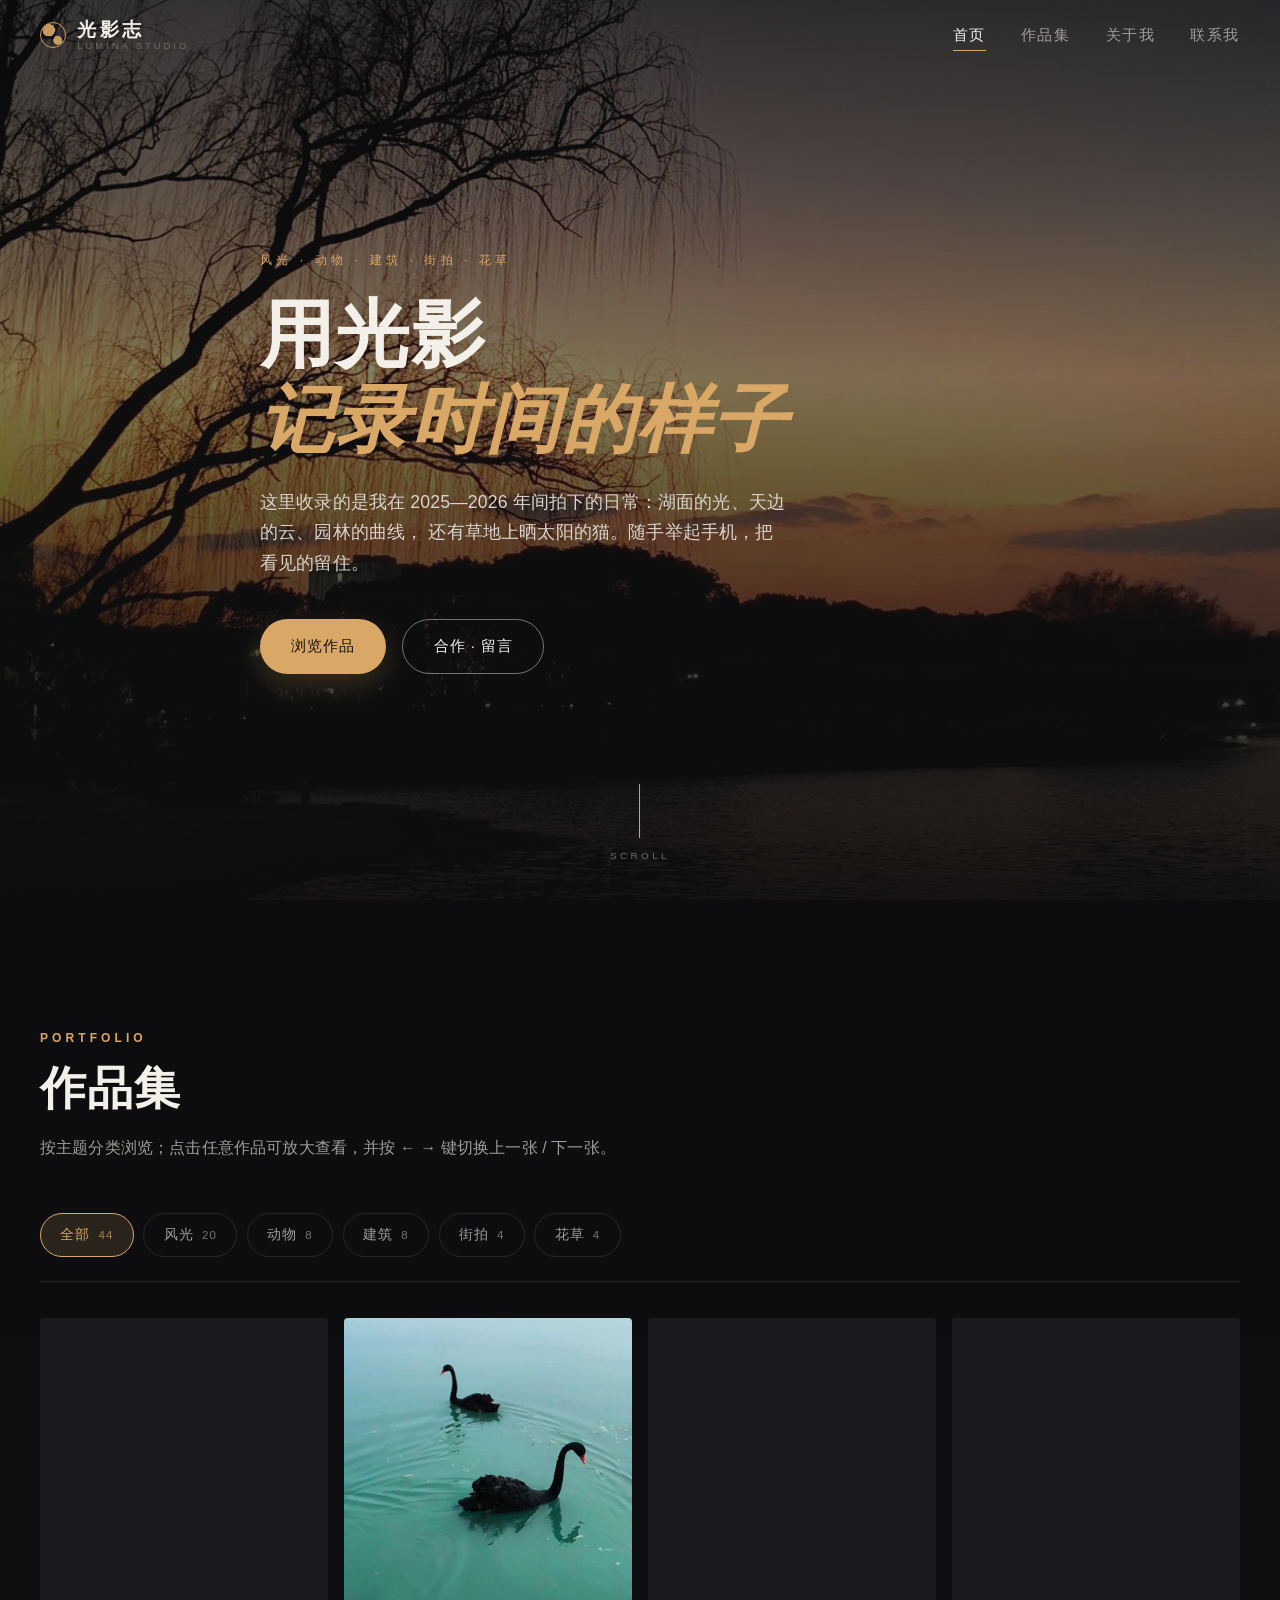
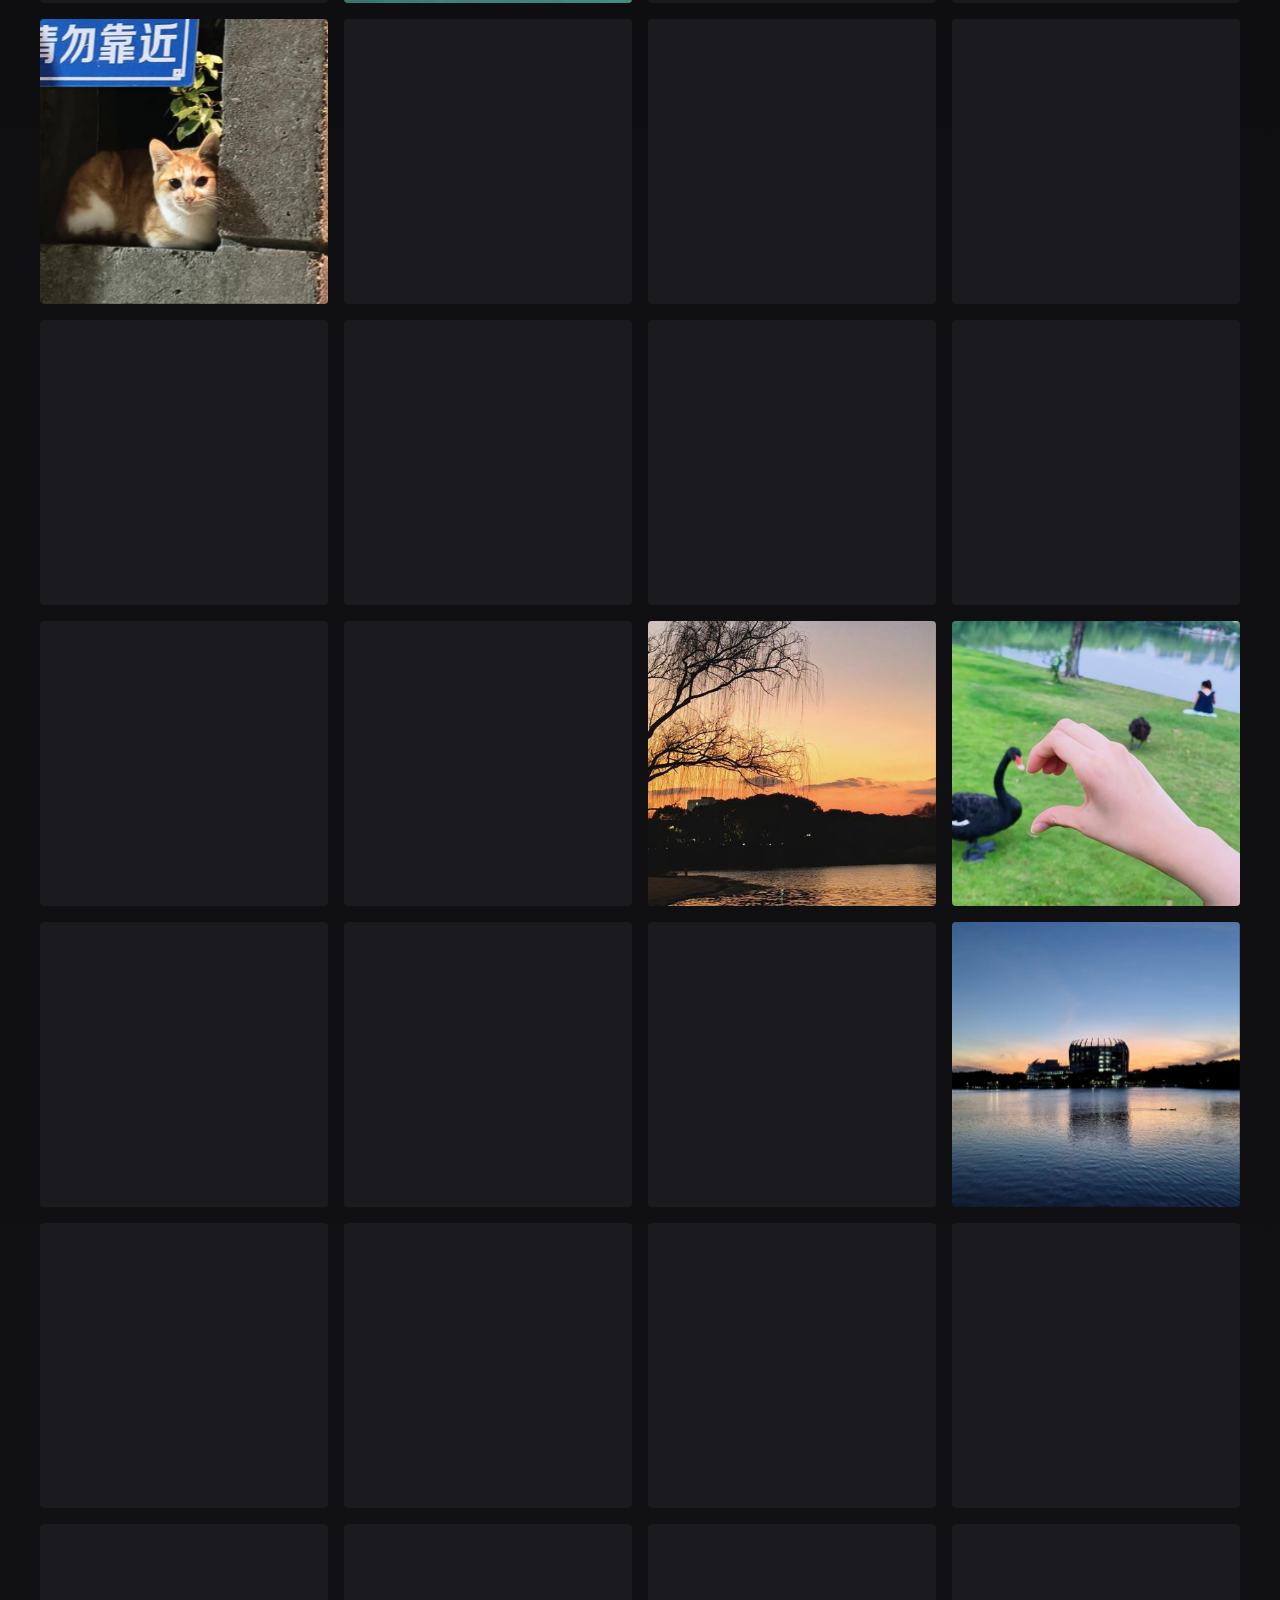
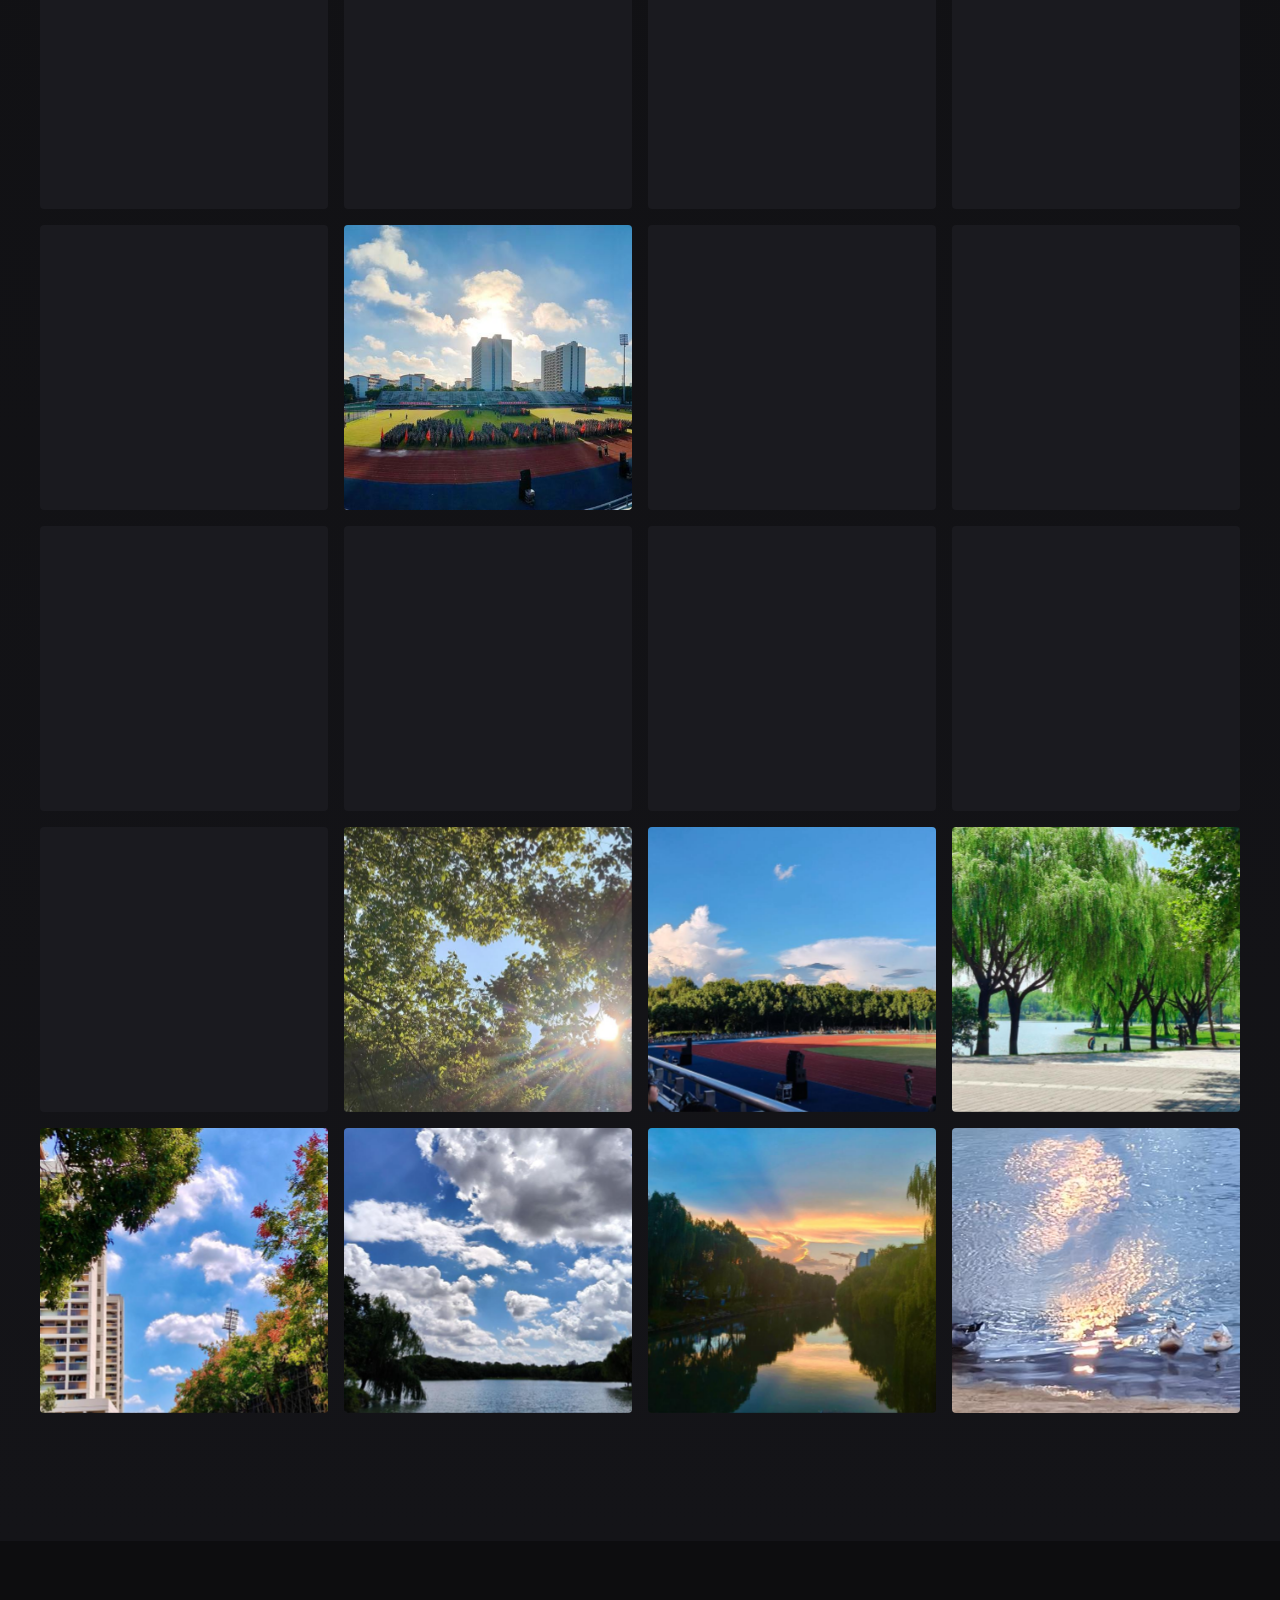
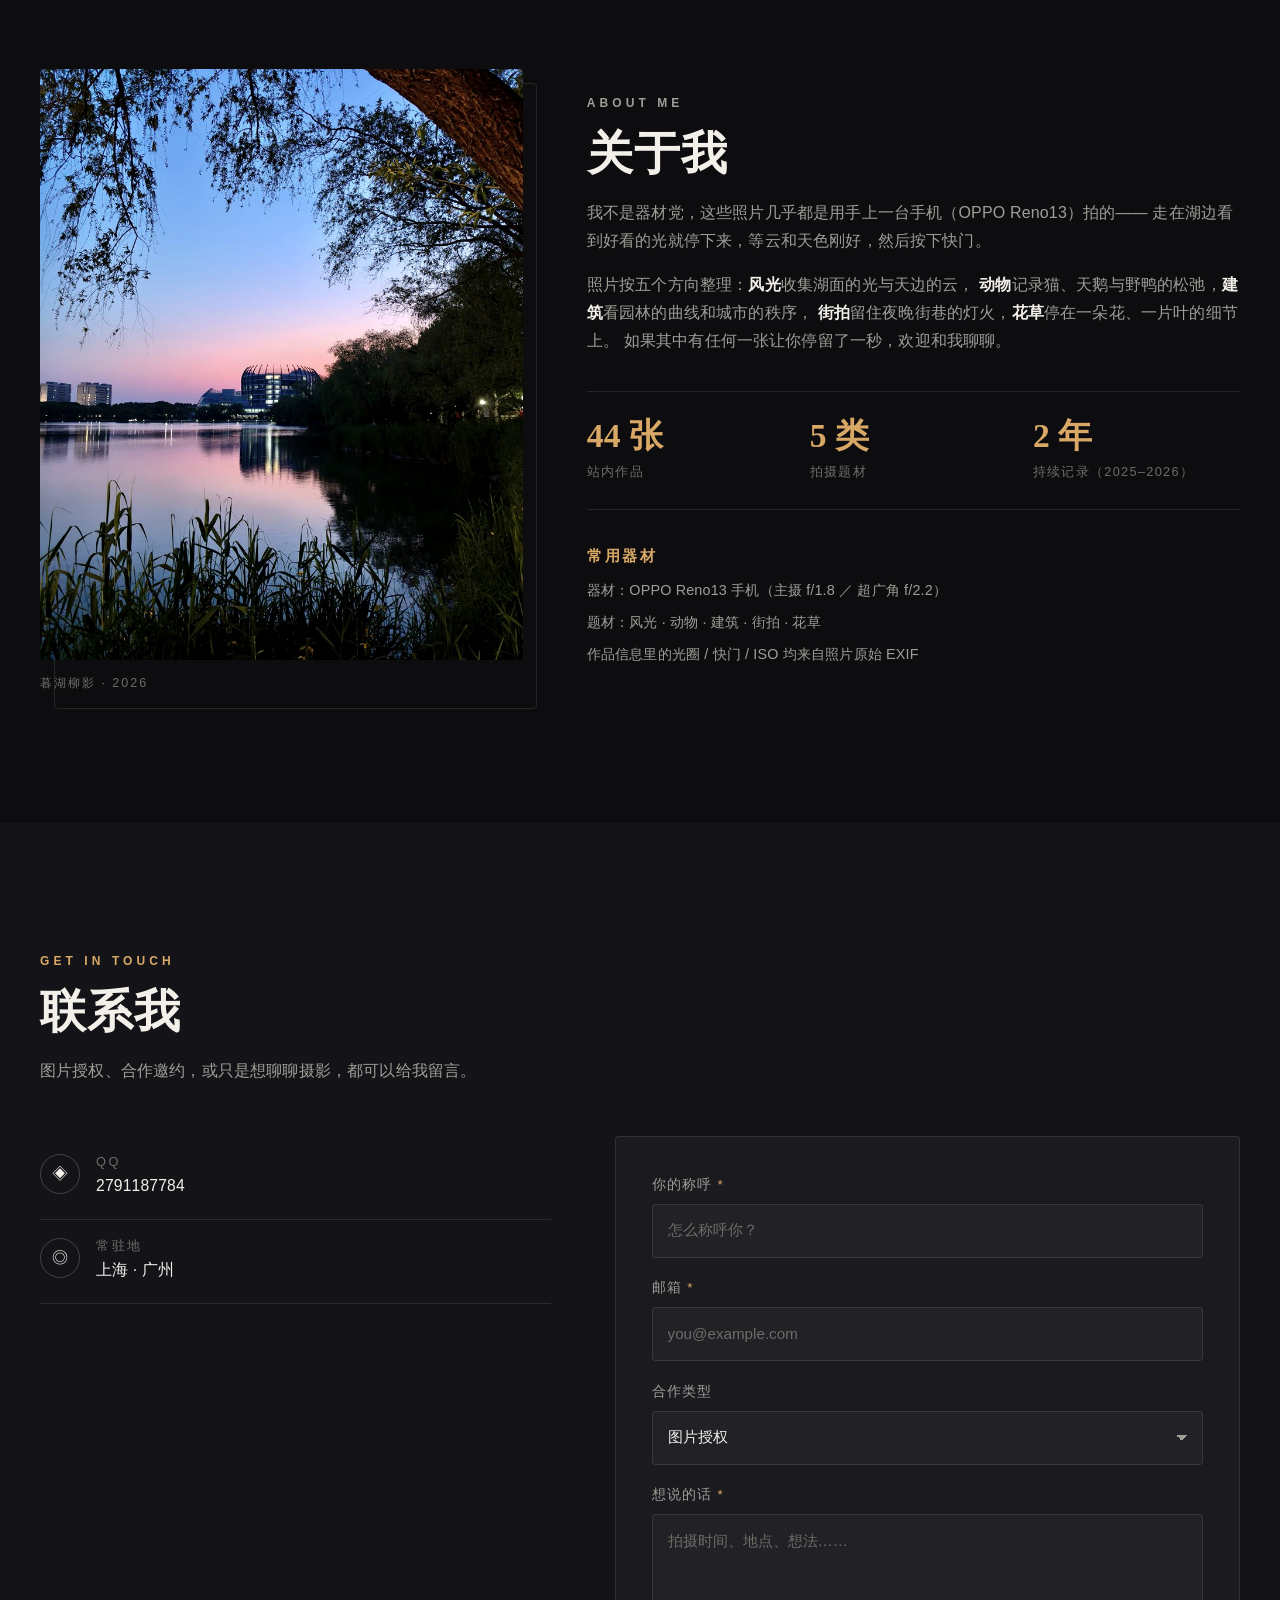
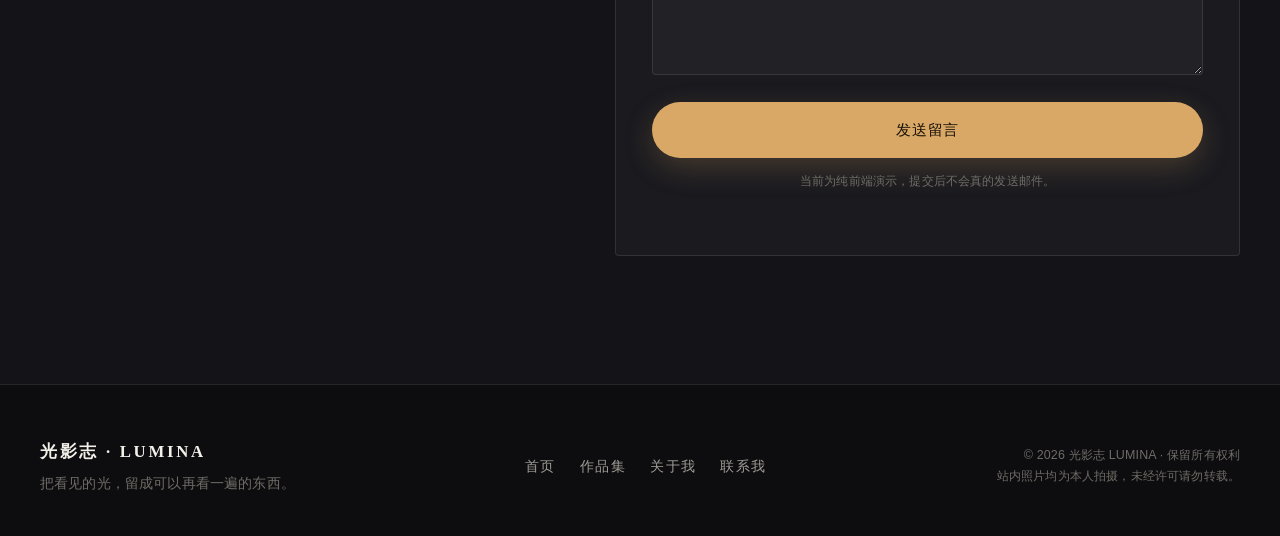
<file: index.html>
<!DOCTYPE html>
<html lang="zh-CN">
<head>
  <meta charset="UTF-8" />
  <meta name="viewport" content="width=device-width, initial-scale=1.0" />
  <meta name="description" content="光影志 LUMINA —— 摄影作品集个人网站，收录风光、动物、建筑、街拍与花草摄影作品。" />
  <meta name="author" content="光影志" />
  <title>光影志 LUMINA | 摄影作品集</title>
  <link rel="icon" href="data:image/svg+xml,<svg xmlns='http://www.w3.org/2000/svg' viewBox='0 0 100 100'><text y='.9em' font-size='90'>📷</text></svg>" />
  <link rel="stylesheet" href="css/style.css?v=20260918-2a1b246054" />
</head>
<body>

  <!-- ========== 顶部导航 ========== -->
  <header class="site-header" id="siteHeader">
    <div class="container header-inner">
      <a class="brand" href="#home">
        <span class="brand-mark" aria-hidden="true"></span>
        <span class="brand-text">
          <strong>光影志</strong>
          <em>LUMINA&nbsp;STUDIO</em>
        </span>
      </a>

      <button class="nav-toggle" id="navToggle" aria-expanded="false" aria-controls="mainNav" aria-label="打开导航菜单">
        <span></span><span></span><span></span>
      </button>

      <nav class="main-nav" id="mainNav" aria-label="主导航">
        <ul>
          <li><a href="#home" class="is-active">首页</a></li>
          <li><a href="#works">作品集</a></li>
          <li><a href="#about">关于我</a></li>
          <li><a href="#contact">联系我</a></li>
        </ul>
      </nav>
    </div>
  </header>

  <main>
    <!-- ========== 首屏 ========== -->
    <section class="hero" id="home">
      <div class="hero-media">
        <img src="images/hero.jpg" alt="首屏大图：湖上落日与孤树" id="heroImage" />
        <span class="hero-scrim"></span>
      </div>

      <div class="container hero-content">
        <p class="hero-eyebrow">风光 · 动物 · 建筑 · 街拍 · 花草</p>
        <h1 class="hero-title">用光影<br /><span>记录时间的样子</span></h1>
        <p class="hero-sub">
          这里收录的是我在 2025—2026 年间拍下的日常：湖面的光、天边的云、园林的曲线，
          还有草地上晒太阳的猫。随手举起手机，把看见的留住。
        </p>
        <div class="hero-actions">
          <a class="btn btn-primary" href="#works">浏览作品</a>
          <a class="btn btn-ghost" href="#contact">合作 · 留言</a>
        </div>
      </div>

      <a class="hero-scroll" href="#works" aria-label="向下浏览作品">
        <span class="hero-scroll-line"></span>
        <span class="hero-scroll-text">SCROLL</span>
      </a>
    </section>

    <!-- ========== 作品集 ========== -->
    <section class="section works" id="works">
      <div class="container">
        <header class="section-head reveal">
          <p class="section-eyebrow">PORTFOLIO</p>
          <h2 class="section-title">作品集</h2>
          <p class="section-desc">按主题分类浏览；点击任意作品可放大查看，并按 ← → 键切换上一张 / 下一张。</p>
        </header>

        <div class="filters reveal" id="filters" role="group" aria-label="作品分类筛选">
          <button class="filter-btn is-active" data-filter="all" type="button">全部 <span class="filter-count" data-count="all">0</span></button>
          <button class="filter-btn" data-filter="landscape" type="button">风光 <span class="filter-count" data-count="landscape">0</span></button>
          <button class="filter-btn" data-filter="animal" type="button">动物 <span class="filter-count" data-count="animal">0</span></button>
          <button class="filter-btn" data-filter="architecture" type="button">建筑 <span class="filter-count" data-count="architecture">0</span></button>
          <button class="filter-btn" data-filter="street" type="button">街拍 <span class="filter-count" data-count="street">0</span></button>
          <button class="filter-btn" data-filter="plant" type="button">花草 <span class="filter-count" data-count="plant">0</span></button>
        </div>

        <div class="gallery-grid" id="galleryGrid" aria-live="polite"></div>
        <p class="gallery-empty" id="galleryEmpty" hidden>该分类下暂时还没有作品。</p>

        <noscript>
          <p class="gallery-noscript">
            作品集需要开启 JavaScript 才能加载，你也可以直接打开 <code>images/</code> 目录查看图片文件。
          </p>
        </noscript>
      </div>
    </section>

    <!-- ========== 关于我 ========== -->
    <section class="section about" id="about">
      <div class="container about-inner">
        <figure class="about-photo reveal">
          <img src="images/about.jpg" alt="暮湖柳影：夕阳下的湖面与垂柳" loading="lazy" />
          <figcaption>暮湖柳影 · 2026</figcaption>
        </figure>

        <div class="about-text">
          <p class="section-eyebrow reveal">ABOUT ME</p>
          <h2 class="section-title reveal">关于我</h2>
          <p class="reveal">
            我不是器材党，这些照片几乎都是用手上一台手机（OPPO Reno13）拍的——
            走在湖边看到好看的光就停下来，等云和天色刚好，然后按下快门。
          </p>
          <p class="reveal">
            照片按五个方向整理：<strong>风光</strong>收集湖面的光与天边的云，
            <strong>动物</strong>记录猫、天鹅与野鸭的松弛，<strong>建筑</strong>看园林的曲线和城市的秩序，
            <strong>街拍</strong>留住夜晚街巷的灯火，<strong>花草</strong>停在一朵花、一片叶的细节上。
            如果其中有任何一张让你停留了一秒，欢迎和我聊聊。
          </p>

          <ul class="about-stats reveal">
            <li><strong data-count-to="44" data-suffix=" 张">0</strong><span>站内作品</span></li>
            <li><strong data-count-to="5" data-suffix=" 类">0</strong><span>拍摄题材</span></li>
            <li><strong data-count-to="2" data-suffix=" 年">0</strong><span>持续记录（2025–2026）</span></li>
          </ul>

          <div class="about-gear reveal">
            <h3>常用器材</h3>
            <ul>
              <li>器材：OPPO Reno13 手机（主摄 f/1.8 ／ 超广角 f/2.2）</li>
              <li>题材：风光 · 动物 · 建筑 · 街拍 · 花草</li>
              <li>作品信息里的光圈 / 快门 / ISO 均来自照片原始 EXIF</li>
            </ul>
          </div>
        </div>
      </div>
    </section>

    <!-- ========== 联系我 ========== -->
    <section class="section contact" id="contact">
      <div class="container">
        <header class="section-head reveal">
          <p class="section-eyebrow">GET IN TOUCH</p>
          <h2 class="section-title">联系我</h2>
          <p class="section-desc">图片授权、合作邀约，或只是想聊聊摄影，都可以给我留言。</p>
        </header>

        <div class="contact-inner">
          <ul class="contact-list reveal">
            <li>
              <span class="contact-icon" aria-hidden="true">◈</span>
              <div>
                <h3>QQ</h3>
                <span>2791187784</span>
              </div>
            </li>
            <li>
              <span class="contact-icon" aria-hidden="true">◎</span>
              <div>
                <h3>常驻地</h3>
                <span>上海 · 广州</span>
              </div>
            </li>
          </ul>

          <form class="contact-form reveal" id="contactForm" novalidate>
            <div class="field">
              <label for="cfName">你的称呼 <span aria-hidden="true">*</span></label>
              <input type="text" id="cfName" name="name" placeholder="怎么称呼你？" required />
            </div>
            <div class="field">
              <label for="cfEmail">邮箱 <span aria-hidden="true">*</span></label>
              <input type="email" id="cfEmail" name="email" placeholder="you@example.com" required />
            </div>
            <div class="field">
              <label for="cfType">合作类型</label>
              <select id="cfType" name="type">
                <option value="图片授权">图片授权</option>
                <option value="商业合作">商业合作</option>
                <option value="一起外拍">一起外拍</option>
                <option value="其他">其他</option>
              </select>
            </div>
            <div class="field">
              <label for="cfMessage">想说的话 <span aria-hidden="true">*</span></label>
              <textarea id="cfMessage" name="message" rows="5" placeholder="拍摄时间、地点、想法……" required></textarea>
            </div>

            <button class="btn btn-primary btn-block" type="submit">发送留言</button>
            <p class="form-hint">当前为纯前端演示，提交后不会真的发送邮件。</p>
            <p class="form-status" id="formStatus" role="status" aria-live="polite"></p>
          </form>
        </div>
      </div>
    </section>
  </main>

  <!-- ========== 页脚 ========== -->
  <footer class="site-footer">
    <div class="container footer-inner">
      <div class="footer-brand">
        <strong>光影志 · LUMINA</strong>
        <p>把看见的光，留成可以再看一遍的东西。</p>
      </div>

      <nav class="footer-nav" aria-label="页脚导航">
        <a href="#home">首页</a>
        <a href="#works">作品集</a>
        <a href="#about">关于我</a>
        <a href="#contact">联系我</a>
      </nav>

      <p class="footer-note">
        © <span id="year">2025</span> 光影志 LUMINA · 保留所有权利<br />
        站内照片均为本人拍摄，未经许可请勿转载。
      </p>
    </div>
  </footer>

  <!-- ========== 大图查看器 ========== -->
  <div class="lightbox" id="lightbox" role="dialog" aria-modal="true" aria-label="作品大图查看" hidden>
    <button class="lightbox-close" id="lightboxClose" type="button" aria-label="关闭（Esc）">✕</button>
    <a class="lightbox-download" id="lightboxDownload" href="#" download aria-label="下载这张照片（带水印原图）" title="下载带水印原图">
      <svg viewBox="0 0 24 24" aria-hidden="true" focusable="false">
        <path d="M12 3v11" />
        <path d="m7.8 9.8 4.2 4.2 4.2-4.2" />
        <path d="M4.5 19.5h15" />
      </svg>
    </a>
    <button class="lightbox-nav lightbox-prev" id="lightboxPrev" type="button" aria-label="上一张（←）">‹</button>
    <button class="lightbox-nav lightbox-next" id="lightboxNext" type="button" aria-label="下一张（→）">›</button>

    <figure class="lightbox-figure">
      <img alt="" id="lightboxImage" />
      <figcaption class="lightbox-caption">
        <h3 id="lightboxTitle"></h3>
        <p>
          <span class="lightbox-tag" id="lightboxCategory"></span>
          <span id="lightboxMeta"></span>
        </p>
      </figcaption>
    </figure>

    <p class="lightbox-counter" id="lightboxCounter"></p>
  </div>

  <button class="to-top" id="toTop" type="button" aria-label="回到顶部">↑</button>

  <script src="js/gallery-data.js?v=20260918-2a1b246054"></script>
  <script src="js/main.js?v=20260918-2a1b246054"></script>
</body>
</html>
</file>
<file: css/style.css>
/* =========================================================
   光影志 LUMINA · 摄影作品集
   css/style.css
   ---------------------------------------------------------
   目录
   01. 变量与基础重置
   02. 通用组件（容器 / 按钮 / 标题）
   03. 顶部导航
   04. 首屏 Hero
   05. 作品集（筛选 + 网格）
   06. 关于我
   07. 联系我（信息 + 表单）
   08. 页脚
   09. 大图查看器 Lightbox
   10. 回到顶部
   11. 滚动出现动画
   12. 响应式
   ========================================================= */

/* ---------- 01. 变量与基础重置 ---------- */
:root {
  --bg: #0d0d0f;
  --bg-soft: #141418;
  --bg-card: #1a1a1f;
  --line: rgba(255, 255, 255, 0.1);
  --line-strong: rgba(255, 255, 255, 0.2);

  --text: #f3f0ea;
  --text-muted: #a09d97;
  --text-dim: #6f6c67;

  --accent: #d9a866;
  --accent-soft: rgba(217, 168, 102, 0.14);

  --font-sans: "PingFang SC", "Microsoft YaHei", "Hiragino Sans GB", "Segoe UI", Roboto, "Helvetica Neue", Arial, sans-serif;
  --font-serif: "Songti SC", "Noto Serif SC", "Source Han Serif SC", Georgia, "Times New Roman", serif;

  --header-h: 72px;
  --radius: 4px;
  --ease: cubic-bezier(0.22, 0.61, 0.36, 1);
  --shadow: 0 18px 50px rgba(0, 0, 0, 0.45);
}

*,
*::before,
*::after {
  box-sizing: border-box;
}

html {
  scroll-behavior: smooth;
  scroll-padding-top: var(--header-h);
  -webkit-text-size-adjust: 100%;
}

body {
  margin: 0;
  background: var(--bg);
  color: var(--text);
  font-family: var(--font-sans);
  font-size: 16px;
  line-height: 1.75;
  letter-spacing: 0.01em;
  -webkit-font-smoothing: antialiased;
  overflow-x: hidden;
}

body.is-locked {
  overflow: hidden;
}

img {
  max-width: 100%;
  display: block;
}

a {
  color: inherit;
  text-decoration: none;
  transition: color 0.25s var(--ease);
}

a:hover {
  color: var(--accent);
}

h1, h2, h3, h4 {
  margin: 0;
  font-family: var(--font-serif);
  font-weight: 600;
  line-height: 1.25;
  letter-spacing: 0.02em;
}

p {
  margin: 0 0 1em;
}

ul {
  margin: 0;
  padding: 0;
  list-style: none;
}

button {
  font: inherit;
  color: inherit;
  cursor: pointer;
}

:focus-visible {
  outline: 2px solid var(--accent);
  outline-offset: 3px;
}

::selection {
  background: var(--accent);
  color: #1a1206;
}

/* ---------- 02. 通用组件 ---------- */
.container {
  width: min(1200px, 100% - 3rem);
  margin-inline: auto;
}

.section {
  padding: clamp(4.5rem, 10vw, 9rem) 0;
}

.section-head {
  max-width: 640px;
  margin-bottom: clamp(2rem, 4vw, 3.25rem);
}

.section-eyebrow {
  margin: 0 0 0.75rem;
  color: var(--accent);
  font-size: 0.75rem;
  font-weight: 600;
  letter-spacing: 0.34em;
  text-transform: uppercase;
}

.section-title {
  margin: 0 0 1rem;
  font-size: clamp(1.9rem, 4vw, 2.85rem);
}

.section-desc {
  margin: 0;
  color: var(--text-muted);
  font-size: 0.98rem;
}

.btn {
  display: inline-flex;
  align-items: center;
  justify-content: center;
  gap: 0.5rem;
  padding: 0.85rem 1.9rem;
  border: 1px solid transparent;
  border-radius: 999px;
  font-size: 0.94rem;
  font-weight: 500;
  letter-spacing: 0.06em;
  cursor: pointer;
  transition: transform 0.25s var(--ease), background-color 0.25s var(--ease),
    color 0.25s var(--ease), border-color 0.25s var(--ease), box-shadow 0.25s var(--ease);
}

.btn:hover {
  transform: translateY(-2px);
}

.btn-primary {
  background: var(--accent);
  color: #191108;
  box-shadow: 0 10px 30px rgba(217, 168, 102, 0.22);
}

.btn-primary:hover {
  background: #e6b877;
  color: #191108;
}

.btn-ghost {
  border-color: rgba(255, 255, 255, 0.42);
  color: var(--text);
}

.btn-ghost:hover {
  background: rgba(255, 255, 255, 0.08);
  border-color: #fff;
  color: #fff;
}

.btn-block {
  width: 100%;
}

/* ---------- 03. 顶部导航 ---------- */
.site-header {
  position: fixed;
  inset: 0 0 auto 0;
  z-index: 100;
  height: var(--header-h);
  display: flex;
  align-items: center;
  border-bottom: 1px solid transparent;
  transition: background-color 0.35s var(--ease), border-color 0.35s var(--ease),
    backdrop-filter 0.35s var(--ease);
}

.site-header.is-scrolled,
.site-header.is-open {
  background: rgba(13, 13, 15, 0.88);
  border-bottom-color: var(--line);
  backdrop-filter: blur(14px);
  -webkit-backdrop-filter: blur(14px);
}

.header-inner {
  display: flex;
  align-items: center;
  justify-content: space-between;
  gap: 1.5rem;
}

.brand {
  display: inline-flex;
  align-items: center;
  gap: 0.7rem;
}

.brand-mark {
  width: 26px;
  height: 26px;
  border-radius: 50%;
  border: 1px solid var(--accent);
  background: radial-gradient(circle at 32% 30%, var(--accent) 0 26%, transparent 27%),
    radial-gradient(circle at 70% 72%, var(--accent) 0 18%, transparent 19%);
  opacity: 0.9;
}

.brand-text {
  display: flex;
  flex-direction: column;
  line-height: 1.1;
}

.brand-text strong {
  font-family: var(--font-serif);
  font-size: 1.18rem;
  letter-spacing: 0.18em;
}

.brand-text em {
  color: var(--text-dim);
  font-size: 0.6rem;
  font-style: normal;
  letter-spacing: 0.3em;
}

.main-nav ul {
  display: flex;
  gap: 2.2rem;
}

.main-nav a {
  position: relative;
  padding: 0.25rem 0;
  font-size: 0.95rem;
  color: var(--text-muted);
  letter-spacing: 0.1em;
}

.main-nav a::after {
  content: "";
  position: absolute;
  left: 0;
  bottom: -4px;
  width: 100%;
  height: 1px;
  background: var(--accent);
  transform: scaleX(0);
  transform-origin: left;
  transition: transform 0.3s var(--ease);
}

.main-nav a:hover,
.main-nav a.is-active {
  color: var(--text);
}

.main-nav a:hover::after,
.main-nav a.is-active::after {
  transform: scaleX(1);
}

.nav-toggle {
  display: none;
  width: 44px;
  height: 44px;
  padding: 12px 10px;
  background: none;
  border: 0;
  flex-direction: column;
  justify-content: space-between;
}

.nav-toggle span {
  display: block;
  height: 1.5px;
  background: var(--text);
  border-radius: 2px;
  transition: transform 0.3s var(--ease), opacity 0.25s var(--ease);
}

.nav-toggle[aria-expanded="true"] span:nth-child(1) {
  transform: translateY(8.5px) rotate(45deg);
}

.nav-toggle[aria-expanded="true"] span:nth-child(2) {
  opacity: 0;
}

.nav-toggle[aria-expanded="true"] span:nth-child(3) {
  transform: translateY(-8.5px) rotate(-45deg);
}

/* ---------- 04. 首屏 Hero ---------- */
.hero {
  position: relative;
  display: flex;
  align-items: center;
  min-height: 100vh;
  min-height: 100dvh;
  padding: calc(var(--header-h) + 3rem) 0 6rem;
  overflow: hidden;
}

.hero-media {
  position: absolute;
  inset: 0;
  z-index: -1;
}

.hero-media img {
  width: 100%;
  height: 100%;
  object-fit: cover;
  transform: scale(1.04);
  animation: heroZoom 18s var(--ease) forwards;
}

@keyframes heroZoom {
  to {
    transform: scale(1);
  }
}

.hero-scrim {
  position: absolute;
  inset: 0;
  background: linear-gradient(180deg, rgba(9, 9, 11, 0.78) 0%, rgba(9, 9, 11, 0.5) 42%, rgba(13, 13, 15, 0.96) 100%);
}

.hero-content {
  position: relative;
  max-width: 760px;
}

.hero-eyebrow {
  margin: 0 0 1.4rem;
  color: var(--accent);
  font-size: 0.76rem;
  letter-spacing: 0.34em;
}

.hero-title {
  margin: 0 0 1.5rem;
  font-size: clamp(2.4rem, 6.4vw, 4.6rem);
  line-height: 1.15;
}

.hero-title span {
  color: var(--accent);
  font-style: italic;
}

.hero-sub {
  max-width: 30em;
  margin: 0 0 2.5rem;
  color: #d8d4cd;
  font-size: clamp(0.98rem, 1.5vw, 1.1rem);
}

.hero-actions {
  display: flex;
  flex-wrap: wrap;
  gap: 1rem;
}

.hero-scroll {
  position: absolute;
  left: 50%;
  bottom: 2.2rem;
  display: flex;
  flex-direction: column;
  align-items: center;
  gap: 0.6rem;
  transform: translateX(-50%);
  color: var(--text-dim);
}

.hero-scroll:hover {
  color: var(--accent);
}

.hero-scroll-line {
  width: 1px;
  height: 54px;
  background: linear-gradient(180deg, transparent, currentColor);
  position: relative;
  overflow: hidden;
}

.hero-scroll-line::after {
  content: "";
  position: absolute;
  inset: 0;
  background: var(--accent);
  animation: scrollDot 2.2s var(--ease) infinite;
}

@keyframes scrollDot {
  0% { transform: translateY(-100%); }
  100% { transform: translateY(100%); }
}

.hero-scroll-text {
  font-size: 0.62rem;
  letter-spacing: 0.34em;
}

/* ---------- 05. 作品集 ---------- */
.works {
  background: linear-gradient(180deg, var(--bg) 0%, var(--bg-soft) 100%);
}

.filters {
  display: flex;
  flex-wrap: wrap;
  gap: 0.6rem;
  margin-bottom: 2.25rem;
  padding-bottom: 1.5rem;
  border-bottom: 1px solid var(--line);
}

.filter-btn {
  display: inline-flex;
  align-items: center;
  gap: 0.5rem;
  padding: 0.55rem 1.2rem;
  background: transparent;
  border: 1px solid var(--line);
  border-radius: 999px;
  color: var(--text-muted);
  font-size: 0.9rem;
  letter-spacing: 0.08em;
  transition: color 0.25s var(--ease), border-color 0.25s var(--ease),
    background-color 0.25s var(--ease);
}

.filter-btn:hover {
  color: var(--text);
  border-color: var(--line-strong);
}

.filter-btn.is-active {
  background: var(--accent-soft);
  border-color: var(--accent);
  color: var(--accent);
}

.filter-count {
  font-size: 0.72rem;
  opacity: 0.7;
  font-variant-numeric: tabular-nums;
}

/* 固定列数：桌面 4 列、窄屏 2 列，所以任何一行都不会空出格子。
   只要每个分类的作品数量是「每行格数」的整数倍（4 或 2 的倍数），
   最后一行就会刚好填满，不会出现「孤零零只剩一张」的凸出效果。 */
.gallery-grid {
  display: grid;
  grid-template-columns: repeat(4, minmax(0, 1fr));
  grid-auto-rows: 285px;
  gap: 16px;
}

.gallery-item {
  position: relative;
  overflow: hidden;
  border-radius: var(--radius);
  background: var(--bg-card);
}

.gallery-thumb {
  display: block;
  width: 100%;
  height: 100%;
  padding: 0;
  border: 0;
  background: none;
}

.gallery-thumb img {
  width: 100%;
  height: 100%;
  object-fit: cover;
  transition: transform 0.7s var(--ease), filter 0.5s var(--ease);
  will-change: transform;
}

.gallery-item:hover .gallery-thumb img,
.gallery-thumb:focus-visible img {
  transform: scale(1.07);
}

.gallery-overlay {
  position: absolute;
  inset: auto 0 0 0;
  display: flex;
  flex-direction: column;
  gap: 0.15rem;
  padding: 2.6rem 1.15rem 1.05rem;
  text-align: left;
  background: linear-gradient(180deg, transparent, rgba(8, 8, 10, 0.86));
  opacity: 0;
  transform: translateY(10px);
  transition: opacity 0.35s var(--ease), transform 0.35s var(--ease);
}

.gallery-item:hover .gallery-overlay,
.gallery-thumb:focus-visible .gallery-overlay {
  opacity: 1;
  transform: translateY(0);
}

.gallery-cat {
  color: var(--accent);
  font-size: 0.68rem;
  letter-spacing: 0.24em;
}

.gallery-name {
  font-family: var(--font-serif);
  font-size: 1.12rem;
  line-height: 1.3;
}

.gallery-meta {
  color: var(--text-muted);
  font-size: 0.78rem;
  letter-spacing: 0.06em;
}

/* 展开阶段的入场动画 */
.gallery-item.is-in {
  animation: tileIn 0.5s var(--ease) both;
}

@keyframes tileIn {
  from {
    opacity: 0;
    transform: translateY(14px);
  }
}

.gallery-empty,
.gallery-noscript {
  margin: 2.5rem 0 0;
  padding: 1.5rem;
  border: 1px dashed var(--line);
  border-radius: var(--radius);
  color: var(--text-muted);
  text-align: center;
}

.gallery-noscript code {
  color: var(--accent);
}

/* ---------- 06. 关于我 ---------- */
.about-inner {
  display: grid;
  grid-template-columns: minmax(0, 0.85fr) minmax(0, 1.15fr);
  gap: clamp(2rem, 5vw, 4.5rem);
  align-items: center;
}

.about-photo {
  position: relative;
  margin: 0;
}

.about-photo img {
  width: 100%;
  aspect-ratio: 9 / 11;
  object-fit: cover;
  border-radius: var(--radius);
  filter: saturate(1.02) contrast(1.02);
}

.about-photo figcaption {
  margin-top: 0.85rem;
  color: var(--text-dim);
  font-size: 0.78rem;
  letter-spacing: 0.16em;
}

.about-photo::after {
  content: "";
  position: absolute;
  inset: 14px -14px -14px 14px;
  border: 1px solid var(--line);
  border-radius: var(--radius);
  z-index: -1;
}

.about-text p {
  color: var(--text-muted);
}

.about-text strong {
  color: var(--text);
  font-weight: 600;
}

.about-stats {
  display: grid;
  grid-template-columns: repeat(3, minmax(0, 1fr));
  gap: 1rem;
  margin: 2.25rem 0;
  padding: 1.5rem 0;
  border-top: 1px solid var(--line);
  border-bottom: 1px solid var(--line);
}

.about-stats strong {
  display: block;
  font-family: var(--font-serif);
  font-size: clamp(1.6rem, 3vw, 2.1rem);
  color: var(--accent);
  line-height: 1.2;
}

.about-stats span {
  color: var(--text-dim);
  font-size: 0.8rem;
  letter-spacing: 0.1em;
}

.about-gear h3 {
  margin-bottom: 0.6rem;
  font-size: 0.95rem;
  letter-spacing: 0.18em;
  color: var(--accent);
}

.about-gear li {
  color: var(--text-muted);
  font-size: 0.9rem;
  padding: 0.22rem 0;
}

/* ---------- 07. 联系我 ---------- */
.contact {
  background: var(--bg-soft);
}

.contact-inner {
  display: grid;
  grid-template-columns: minmax(0, 0.9fr) minmax(0, 1.1fr);
  gap: clamp(2rem, 5vw, 4rem);
  align-items: start;
}

.contact-list li {
  display: flex;
  gap: 1rem;
  padding: 1.15rem 0;
  border-bottom: 1px solid var(--line);
}

.contact-icon {
  flex: 0 0 auto;
  width: 40px;
  height: 40px;
  display: grid;
  place-items: center;
  border: 1px solid var(--line-strong);
  border-radius: 50%;
  color: var(--accent);
  font-size: 1rem;
}

.contact-list h3 {
  margin-bottom: 0.15rem;
  font-family: var(--font-sans);
  font-size: 0.8rem;
  letter-spacing: 0.2em;
  color: var(--text-dim);
  font-weight: 500;
}

.contact-list a,
.contact-list span {
  font-size: 0.98rem;
  color: var(--text);
}

.contact-form {
  padding: clamp(1.4rem, 3vw, 2.25rem);
  background: var(--bg-card);
  border: 1px solid var(--line);
  border-radius: var(--radius);
}

.field {
  margin-bottom: 1.15rem;
}

.field label {
  display: block;
  margin-bottom: 0.45rem;
  color: var(--text-muted);
  font-size: 0.85rem;
  letter-spacing: 0.08em;
}

.field label span {
  color: var(--accent);
}

.field input,
.field select,
.field textarea {
  width: 100%;
  padding: 0.8rem 0.9rem;
  background: rgba(255, 255, 255, 0.03);
  border: 1px solid var(--line);
  border-radius: var(--radius);
  color: var(--text);
  font: inherit;
  font-size: 0.95rem;
  transition: border-color 0.25s var(--ease), background-color 0.25s var(--ease);
}

.field textarea {
  resize: vertical;
  min-height: 120px;
}

.field select {
  appearance: none;
  background-image: linear-gradient(45deg, transparent 50%, var(--text-muted) 50%),
    linear-gradient(135deg, var(--text-muted) 50%, transparent 50%);
  background-position: calc(100% - 20px) 50%, calc(100% - 14px) 50%;
  background-size: 6px 6px, 6px 6px;
  background-repeat: no-repeat;
}

.field select option {
  background: var(--bg-card);
  color: var(--text);
}

.field input::placeholder,
.field textarea::placeholder {
  color: var(--text-dim);
}

.field input:focus,
.field select:focus,
.field textarea:focus {
  outline: none;
  border-color: var(--accent);
  background: rgba(255, 255, 255, 0.055);
}

.field.has-error input,
.field.has-error textarea {
  border-color: #e2705f;
}

.form-hint {
  margin: 0.85rem 0 0;
  color: var(--text-dim);
  font-size: 0.78rem;
  text-align: center;
}

.form-status {
  margin: 0.6rem 0 0;
  font-size: 0.85rem;
  text-align: center;
  min-height: 1.2em;
}

.form-status.is-ok {
  color: #7dc98a;
}

.form-status.is-error {
  color: #e2705f;
}

/* ---------- 08. 页脚 ---------- */
.site-footer {
  padding: 3.25rem 0 2.5rem;
  border-top: 1px solid var(--line);
  background: var(--bg);
}

.footer-inner {
  display: flex;
  flex-wrap: wrap;
  align-items: center;
  justify-content: space-between;
  gap: 1.5rem 2.5rem;
}

.footer-brand strong {
  display: block;
  font-family: var(--font-serif);
  font-size: 1.05rem;
  letter-spacing: 0.16em;
}

.footer-brand p {
  margin: 0.35rem 0 0;
  color: var(--text-dim);
  font-size: 0.85rem;
}

.footer-nav {
  display: flex;
  flex-wrap: wrap;
  gap: 1.5rem;
}

.footer-nav a {
  color: var(--text-muted);
  font-size: 0.9rem;
  letter-spacing: 0.1em;
}

.footer-note {
  margin: 0;
  color: var(--text-dim);
  font-size: 0.78rem;
  line-height: 1.7;
  text-align: right;
}

/* ---------- 09. 大图查看器 Lightbox ---------- */
/*
 * 点开作品大图时的全屏黑色遮罩
 *   打开：JS 去掉 hidden → 强制回流 → 加 .is-open，opacity 0 → 1（0.3s 淡入）
 *   关闭：JS 加 .is-closing → opacity 1 → 0（0.3s 淡出），过渡结束才真正 hidden
 */
.lightbox {
  display: none;
  position: fixed;
  top: 0;
  left: 0;
  width: 100%;
  height: 100%;
  z-index: 2000;
  align-items: center;
  justify-content: center;
  padding: clamp(1rem, 4vw, 3.5rem);
  background-color: rgba(0, 0, 0, 0.9);
  backdrop-filter: blur(6px);
  -webkit-backdrop-filter: blur(6px);
  opacity: 0;
  transition: opacity 0.3s ease;
}

.lightbox[hidden] {
  display: none;
}

/* 打开状态才参与布局（否则会整块盖住页面） */
.lightbox:not([hidden]) {
  display: flex;
}

.lightbox.is-open {
  opacity: 1;
}

/* 淡出过程中不接收点击，避免还挡着下面的内容 */
.lightbox.is-closing {
  opacity: 0;
  pointer-events: none;
}

.lightbox-figure {
  margin: 0;
  max-width: min(1180px, 100%);
  max-height: 100%;
  display: flex;
  flex-direction: column;
  align-items: center;
}

.lightbox-figure img {
  max-width: 100%;
  max-height: calc(100vh - 12rem);
  max-height: calc(100dvh - 12rem);
  width: auto;
  object-fit: contain;
  border-radius: 2px;
  box-shadow: var(--shadow);
  animation: lbIn 0.35s var(--ease);
}

@keyframes lbIn {
  from {
    opacity: 0;
    transform: scale(0.97);
  }
}

.lightbox-caption {
  margin-top: 1.1rem;
  text-align: center;
}

.lightbox-caption h3 {
  margin-bottom: 0.35rem;
  font-size: 1.15rem;
  letter-spacing: 0.06em;
}

.lightbox-caption p {
  margin: 0;
  color: var(--text-muted);
  font-size: 0.85rem;
  display: flex;
  align-items: center;
  justify-content: center;
  gap: 0.75rem;
  flex-wrap: wrap;
}

.lightbox-tag {
  color: var(--accent);
  letter-spacing: 0.2em;
}

.lightbox-counter {
  position: absolute;
  left: 50%;
  bottom: clamp(0.8rem, 2vw, 1.75rem);
  transform: translateX(-50%);
  margin: 0;
  color: var(--text-dim);
  font-size: 0.8rem;
  letter-spacing: 0.24em;
  font-variant-numeric: tabular-nums;
}

.lightbox-close,
.lightbox-nav,
.lightbox-download {
  position: absolute;
  display: grid;
  place-items: center;
  background: rgba(255, 255, 255, 0.06);
  border: 1px solid var(--line);
  border-radius: 50%;
  color: var(--text);
  transition: background-color 0.25s var(--ease), color 0.25s var(--ease),
    transform 0.25s var(--ease);
}

.lightbox-close:hover,
.lightbox-nav:hover,
.lightbox-download:hover {
  background: var(--accent);
  color: #191108;
}

.lightbox-close {
  top: clamp(0.9rem, 3vw, 1.75rem);
  right: clamp(0.9rem, 3vw, 1.75rem);
  width: 42px;
  height: 42px;
  font-size: 0.95rem;
}

/* 下载按钮：贴在关闭键左边（42px 按钮 + 12px 间距）
   它保存的是 images/download/work-NN.jpg（带水印的 1800px 版本） */
.lightbox-download {
  top: clamp(0.9rem, 3vw, 1.75rem);
  right: calc(clamp(0.9rem, 3vw, 1.75rem) + 54px);
  width: 42px;
  height: 42px;
}

.lightbox-download svg {
  width: 20px;
  height: 20px;
  fill: none;
  stroke: currentColor;
  stroke-width: 1.7;
  stroke-linecap: round;
  stroke-linejoin: round;
}

.lightbox-nav {
  top: 50%;
  width: 52px;
  height: 52px;
  font-size: 1.7rem;
  line-height: 1;
  padding-bottom: 4px;
}

.lightbox-prev {
  left: clamp(0.7rem, 3vw, 2.25rem);
  transform: translateY(-50%);
}

.lightbox-next {
  right: clamp(0.7rem, 3vw, 2.25rem);
  transform: translateY(-50%);
}

.lightbox-prev:hover,
.lightbox-next:hover {
  transform: translateY(-50%) scale(1.06);
}

/* ---------- 10. 回到顶部 ---------- */
.to-top {
  position: fixed;
  right: clamp(1rem, 3vw, 2rem);
  bottom: clamp(1rem, 3vw, 2rem);
  z-index: 120;
  width: 46px;
  height: 46px;
  display: grid;
  place-items: center;
  background: rgba(13, 13, 15, 0.85);
  border: 1px solid var(--line-strong);
  border-radius: 50%;
  color: var(--text);
  opacity: 0;
  visibility: hidden;
  transform: translateY(12px);
  transition: opacity 0.3s var(--ease), transform 0.3s var(--ease),
    visibility 0.3s var(--ease), background-color 0.25s var(--ease);
}

.to-top.is-visible {
  opacity: 1;
  visibility: visible;
  transform: translateY(0);
}

.to-top:hover {
  background: var(--accent);
  color: #191108;
}

/* ---------- 11. 滚动出现动画 ---------- */
.reveal {
  opacity: 0;
  transform: translateY(22px);
  transition: opacity 0.7s var(--ease), transform 0.7s var(--ease);
}

.reveal.is-visible {
  opacity: 1;
  transform: none;
}

/* ---------- 12. 响应式 ---------- */
@media (max-width: 1024px) {
  /* 窄屏改成 2 列：2 同样能整除 4 和 16，最后一行依旧填满 */
  .gallery-grid {
    grid-template-columns: repeat(2, minmax(0, 1fr));
    grid-auto-rows: minmax(170px, 30vw);
  }

  .about-inner,
  .contact-inner {
    grid-template-columns: minmax(0, 1fr);
  }

  .about-photo {
    max-width: 420px;
  }

  .about-photo::after {
    display: none;
  }
}

@media (max-width: 860px) {
  .nav-toggle {
    display: flex;
  }

  .main-nav {
    position: absolute;
    top: var(--header-h);
    left: 0;
    right: 0;
    padding: 0.75rem 1.5rem 1.5rem;
    background: rgba(13, 13, 15, 0.97);
    backdrop-filter: blur(14px);
    -webkit-backdrop-filter: blur(14px);
    border-bottom: 1px solid var(--line);
    opacity: 0;
    visibility: hidden;
    transform: translateY(-10px);
    transition: opacity 0.3s var(--ease), transform 0.3s var(--ease),
      visibility 0.3s var(--ease);
  }

  .main-nav.is-open {
    opacity: 1;
    visibility: visible;
    transform: translateY(0);
  }

  .main-nav ul {
    flex-direction: column;
    gap: 0;
  }

  .main-nav li + li {
    border-top: 1px solid var(--line);
  }

  .main-nav a {
    display: block;
    padding: 0.95rem 0;
    font-size: 1rem;
  }

  .main-nav a::after {
    display: none;
  }

  .footer-inner {
    flex-direction: column;
    align-items: flex-start;
  }

  .footer-note {
    text-align: left;
  }
}

@media (max-width: 640px) {
  .container {
    width: min(1200px, 100% - 2.2rem);
  }

  .gallery-grid {
    gap: 10px;
  }

  .about-stats {
    grid-template-columns: repeat(3, minmax(0, 1fr));
    gap: 0.5rem;
  }

  .lightbox {
    padding: 1rem 0.9rem 4.5rem;
  }

  .lightbox-figure img {
    max-height: calc(100dvh - 13rem);
  }

  /* 窄屏把关闭键和下载键一起缩到 40px，避免挤到画面 */
  .lightbox-close,
  .lightbox-download {
    width: 40px;
    height: 40px;
  }

  .lightbox-download {
    right: calc(clamp(0.9rem, 3vw, 1.75rem) + 50px);
  }

  .lightbox-nav {
    width: 44px;
    height: 44px;
    top: auto;
    bottom: clamp(0.9rem, 3vw, 1.5rem);
    transform: none;
  }

  .lightbox-prev {
    left: 1.1rem;
  }

  .lightbox-next {
    right: 1.1rem;
  }

  .lightbox-prev:hover,
  .lightbox-next:hover {
    transform: none;
  }

  .lightbox-counter {
    bottom: 1.55rem;
  }

  .hero-scroll {
    display: none;
  }
}

/* 触屏设备：让作品标题常显，避免只能悬停才能看到信息 */
@media (hover: none) {
  .gallery-overlay {
    opacity: 1;
    transform: none;
  }
}

/* ---------- 无障碍：尊重系统的减少动态效果设置 ---------- */
@media (prefers-reduced-motion: reduce) {
  html {
    scroll-behavior: auto;
  }

  *,
  *::before,
  *::after {
    animation-duration: 0.001ms !important;
    animation-iteration-count: 1 !important;
    transition-duration: 0.001ms !important;
  }

  .reveal {
    opacity: 1;
    transform: none;
  }
}

/* 打印：只保留信息，去掉装饰 */
@media print {
  .site-header,
  .hero-scroll,
  .to-top,
  .lightbox,
  .filters {
    display: none !important;
  }

  body {
    background: #fff;
    color: #000;
  }
}
</file>
